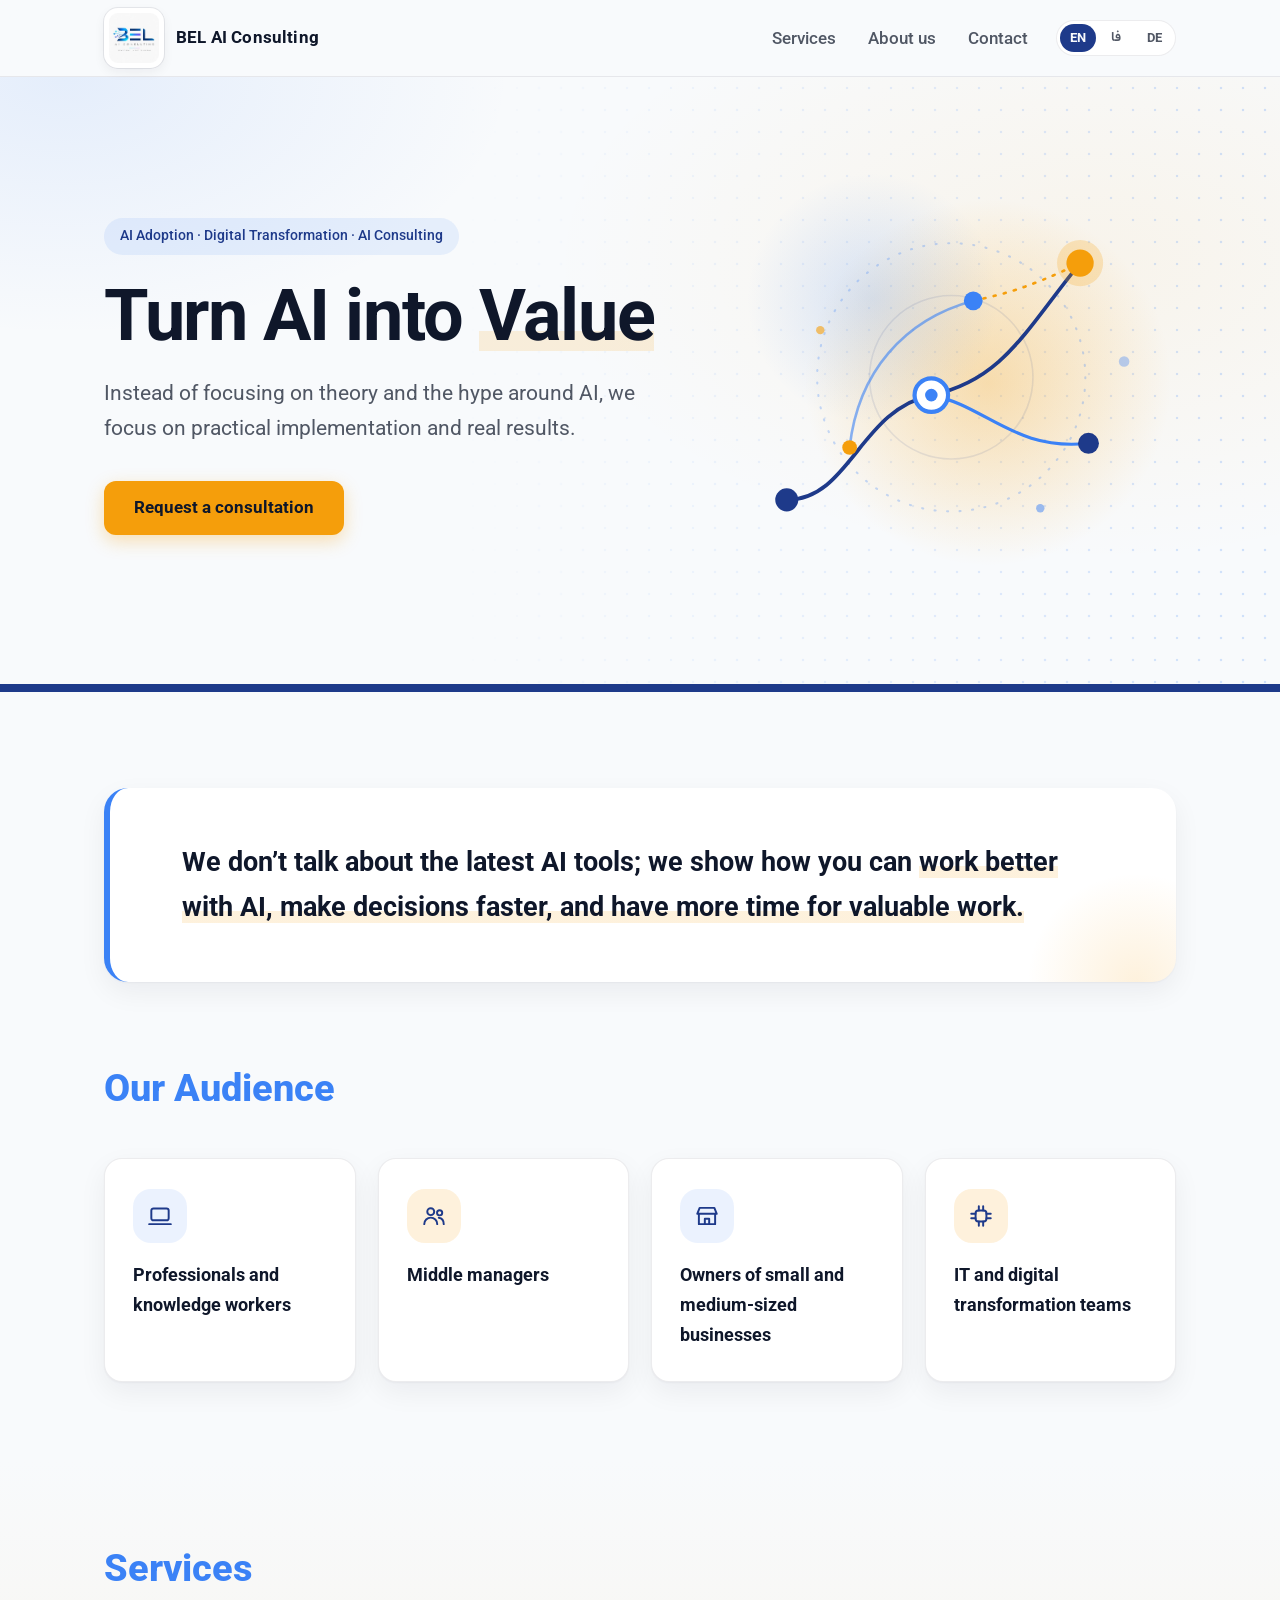
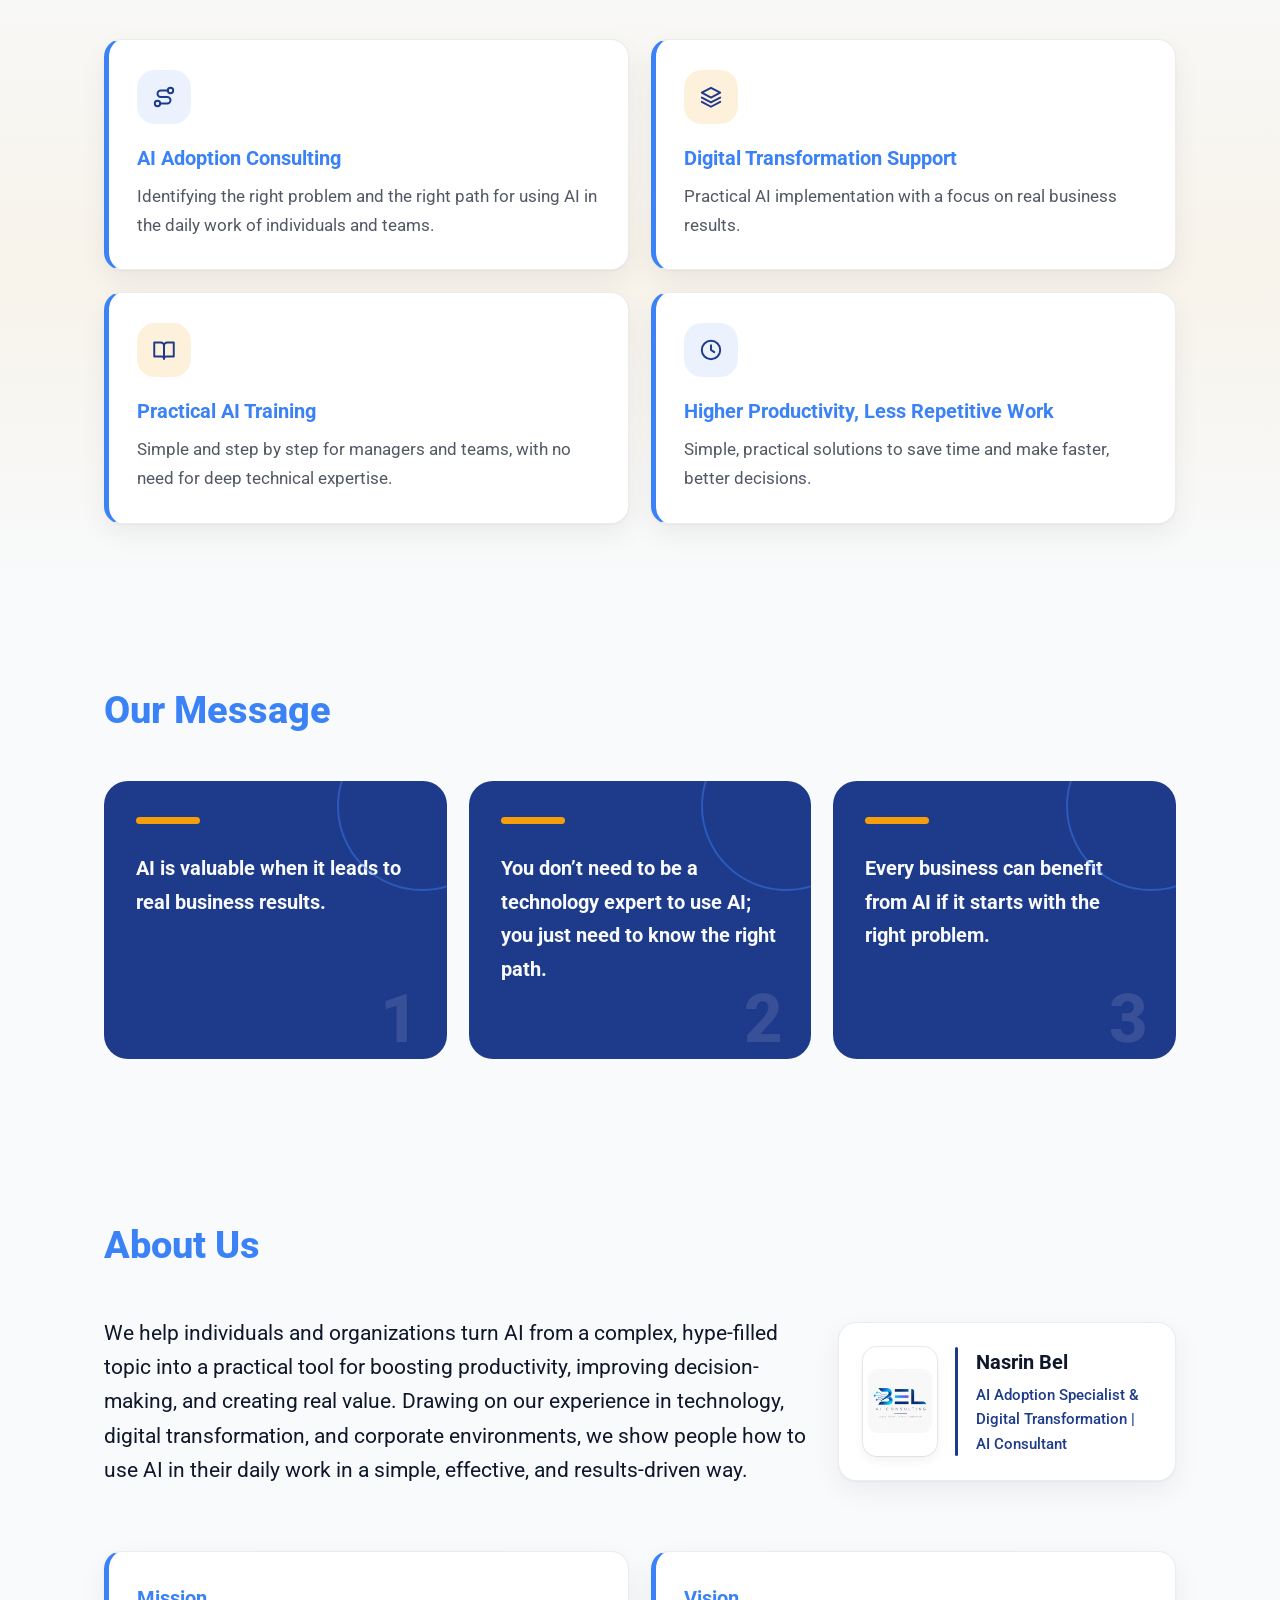
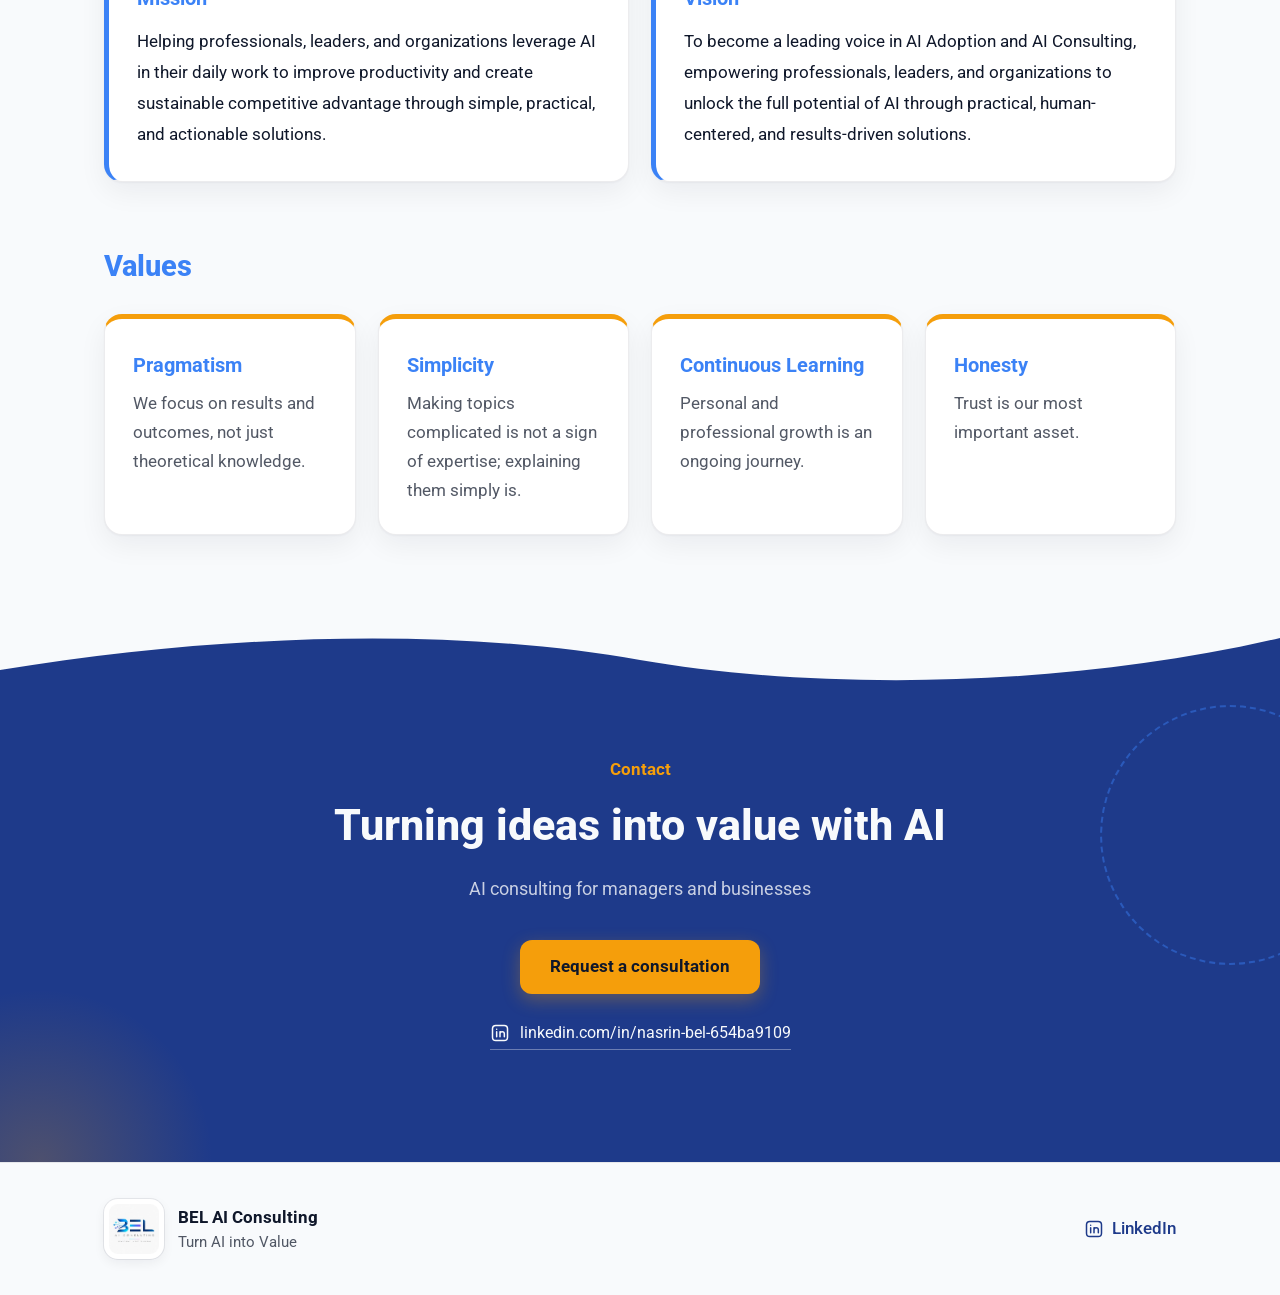
<file: v1/index.html>
<!doctype html>
<html lang="en" dir="ltr">
<head>
  <meta charset="utf-8">
  <meta name="viewport" content="width=device-width, initial-scale=1">
  <title>BEL AI Consulting | Turn AI into Value</title>
  <meta name="description" content="AI consulting for managers and businesses — BEL AI Consulting">
  <meta name="theme-color" content="#1E3A8A">
  <link rel="icon" href="../assets/logo.jpg" type="image/jpeg">
  <link rel="preconnect" href="https://fonts.googleapis.com">
  <link rel="preconnect" href="https://fonts.gstatic.com" crossorigin>
  <link rel="stylesheet" href="https://fonts.googleapis.com/css2?family=Roboto:wght@400;500;700&family=Vazirmatn:wght@400;500;700;800&display=swap">
  <link rel="stylesheet" href="styles.css">
</head>
<body>
  <!--
    Languages: English is the default and lives in this file.
    Persian (fa) and German (de) live in i18n.js, keyed by data-i18n.
  -->
  <a class="skip-link" href="#main" data-i18n="skip">Skip to content</a>

  <!-- ================= Header (brand guide p.8) ================= -->
  <header class="site-header">
    <div class="container header-inner">
      <a class="brand" href="#top" aria-label="BEL AI Consulting">
        <span class="logo-tile"><img src="../assets/logo.jpg" alt="BEL AI Consulting logo" data-i18n-attr="alt:logo.alt" width="50" height="50"></span>
        <span class="brand-name" lang="en" dir="ltr">BEL AI Consulting</span>
      </a>

      <div class="header-end">
        <nav id="site-nav" class="nav" aria-label="Main navigation" data-i18n-attr="aria-label:nav.label">
          <a href="#services" data-i18n="nav.services">Services</a>
          <a href="#about" data-i18n="nav.about">About us</a>
          <a href="#contact" data-i18n="nav.contact">Contact</a>
        </nav>

        <div class="lang-switch" role="group" aria-label="Language" data-i18n-attr="aria-label:lang.label">
          <button type="button" data-lang="en" lang="en" aria-label="English" aria-pressed="true">EN</button>
          <button type="button" data-lang="fa" lang="fa" aria-label="فارسی" aria-pressed="false">فا</button>
          <button type="button" data-lang="de" lang="de" aria-label="Deutsch" aria-pressed="false">DE</button>
        </div>

        <button class="menu-toggle" type="button" aria-label="Menu" data-i18n-attr="aria-label:menu.label" aria-expanded="false" aria-controls="site-nav">
          <svg viewBox="0 0 24 24" aria-hidden="true"><path d="M4 7h16M4 12h16M4 17h16"/></svg>
        </button>
      </div>
    </div>
  </header>

  <main id="main">

    <!-- ================= Hero (brand guide p.8) ================= -->
    <section class="hero" id="top">
      <div class="container hero-inner">
        <div class="hero-text">
          <span class="eyebrow ltr" lang="en">AI Adoption · Digital Transformation · AI Consulting</span>
          <!-- Tagline stays in English in every language (brand tagline) -->
          <h1 lang="en">Turn AI into <span class="value">Value</span></h1>
          <p class="lead" data-i18n="hero.lead">Instead of focusing on theory and the hype around AI, we focus on practical implementation and real results.</p>
          <a class="btn btn-accent" href="https://uk.linkedin.com/in/nasrin-bel-654ba9109/" target="_blank" rel="noopener" data-i18n="cta">Request a consultation</a>
        </div>

        <!-- Graphic elements per brand guide p.5: dots, circles, soft curves = connection & growth -->
        <div class="hero-art" aria-hidden="true">
          <svg viewBox="0 0 420 380" role="presentation">
            <defs>
              <radialGradient id="warmGlow" cx="50%" cy="50%" r="50%">
                <stop offset="0" stop-color="#F59E0B" stop-opacity="0.30"/>
                <stop offset="1" stop-color="#F59E0B" stop-opacity="0"/>
              </radialGradient>
              <radialGradient id="coolGlow" cx="50%" cy="50%" r="50%">
                <stop offset="0" stop-color="#3B82F6" stop-opacity="0.18"/>
                <stop offset="1" stop-color="#3B82F6" stop-opacity="0"/>
              </radialGradient>
            </defs>
            <circle cx="250" cy="200" r="175" fill="url(#warmGlow)"/>
            <circle cx="140" cy="120" r="120" fill="url(#coolGlow)"/>
            <circle cx="215" cy="195" r="128" fill="none" stroke="#3B82F6" stroke-opacity="0.28" stroke-width="2" stroke-dasharray="1 11" stroke-linecap="round"/>
            <circle cx="215" cy="195" r="78" fill="none" stroke="#1E3A8A" stroke-opacity="0.10" stroke-width="1.5"/>

            <path d="M58 312 C 118 312, 128 226, 196 212 S 286 150, 338 86" fill="none" stroke="#1E3A8A" stroke-width="3.5" stroke-linecap="round"/>
            <path d="M196 212 C 248 222, 276 266, 346 258" fill="none" stroke="#3B82F6" stroke-width="3" stroke-linecap="round"/>
            <path d="M118 262 C 126 190, 170 140, 236 122" fill="none" stroke="#3B82F6" stroke-opacity="0.6" stroke-width="2.5" stroke-linecap="round"/>
            <path d="M236 122 C 262 116, 284 112, 338 86" fill="none" stroke="#F59E0B" stroke-width="2.5" stroke-linecap="round" stroke-dasharray="2 8"/>

            <circle cx="58" cy="312" r="11" fill="#1E3A8A"/>
            <circle cx="118" cy="262" r="7" fill="#F59E0B"/>
            <circle cx="196" cy="212" r="16" fill="#FFFFFF" stroke="#3B82F6" stroke-width="4"/>
            <circle cx="196" cy="212" r="6" fill="#3B82F6"/>
            <circle cx="236" cy="122" r="9" fill="#3B82F6"/>
            <circle cx="346" cy="258" r="10" fill="#1E3A8A"/>
            <circle cx="338" cy="86" r="22" fill="#F59E0B" fill-opacity="0.22"/>
            <circle cx="338" cy="86" r="13" fill="#F59E0B"/>

            <circle cx="300" cy="320" r="4" fill="#3B82F6" fill-opacity="0.5"/>
            <circle cx="90" cy="150" r="4" fill="#F59E0B" fill-opacity="0.6"/>
            <circle cx="380" cy="180" r="5" fill="#3B82F6" fill-opacity="0.35"/>
          </svg>
        </div>
      </div>
      <div class="hero-bar"></div>
    </section>

    <!-- ================= Positioning (brand guide p.3) ================= -->
    <section class="statement" aria-label="Our positioning" data-i18n-attr="aria-label:statement.label">
      <div class="container">
        <div class="statement-card">
          <p data-i18n="statement">We don’t talk about the latest AI tools; we show how you can <mark>work better with AI, make decisions faster, and have more time for valuable work.</mark></p>
        </div>
      </div>
    </section>

    <!-- ================= Target audience (brand guide p.3) ================= -->
    <section class="section audience" id="audience">
      <div class="container">
        <div class="section-head">
          <h2><span data-i18n="audience.title">Our Audience</span><span class="en-label" lang="en">Target Audience</span></h2>
        </div>
        <div class="grid grid-4">
          <div class="card">
            <div class="icon"><svg viewBox="0 0 24 24" aria-hidden="true"><rect x="4" y="5" width="16" height="11" rx="2"/><path d="M2 19.5h20"/></svg></div>
            <p data-i18n="audience.1">Professionals and knowledge workers</p>
          </div>
          <div class="card">
            <div class="icon warm"><svg viewBox="0 0 24 24" aria-hidden="true"><circle cx="9" cy="8" r="3.2"/><path d="M3 19.5c0-3.3 2.7-6 6-6s6 2.7 6 6"/><circle cx="17.2" cy="9" r="2.4"/><path d="M16.4 13.6c2.7.4 4.6 2.8 4.6 5.9"/></svg></div>
            <p data-i18n="audience.2">Middle managers</p>
          </div>
          <div class="card">
            <div class="icon"><svg viewBox="0 0 24 24" aria-hidden="true"><path d="M4.5 10v9.5h15V10"/><path d="M3 10l2.2-5.5h13.6L21 10z"/><path d="M10 19.5v-5h4v5"/></svg></div>
            <p data-i18n="audience.3">Owners of small and medium-sized businesses</p>
          </div>
          <div class="card">
            <div class="icon warm"><svg viewBox="0 0 24 24" aria-hidden="true"><rect x="7" y="7" width="10" height="10" rx="2.5"/><path d="M10 3v4M14 3v4M10 17v4M14 17v4M3 10h4M3 14h4M17 10h4M17 14h4"/></svg></div>
            <p data-i18n="audience.4">IT and digital transformation teams</p>
          </div>
        </div>
      </div>
    </section>

    <!-- ================= Services =================
         DRAFT / پیش‌نویس موقت — these four services are not in the brand guide;
         they were built from the guide's own text (titles, USP, key messages,
         educational tone, audience needs). Replace with the real list later,
         here (English) and in i18n.js (services.* for Persian and German). -->
    <section class="section services" id="services">
      <div class="container">
        <div class="section-head">
          <h2><span data-i18n="services.title">Services</span><span class="en-label" lang="en">Services</span></h2>
        </div>
        <div class="grid grid-2">
          <article class="card card-rule">
            <div class="icon"><svg viewBox="0 0 24 24" aria-hidden="true"><circle cx="6" cy="18" r="2.5"/><circle cx="18" cy="6" r="2.5"/><path d="M8.5 18H15a3 3 0 0 0 0-6H9a3 3 0 0 1 0-6h6.5"/></svg></div>
            <h3><span data-i18n="services.1.title">AI Adoption Consulting</span><span class="en-label" lang="en">AI Adoption</span></h3>
            <p data-i18n="services.1.text">Identifying the right problem and the right path for using AI in the daily work of individuals and teams.</p>
          </article>
          <article class="card card-rule">
            <div class="icon warm"><svg viewBox="0 0 24 24" aria-hidden="true"><path d="M12 3.5 3.5 8 12 12.5 20.5 8z"/><path d="M3.5 12.5 12 17l8.5-4.5"/><path d="M3.5 16.5 12 21l8.5-4.5"/></svg></div>
            <h3><span data-i18n="services.2.title">Digital Transformation Support</span><span class="en-label" lang="en">Digital Transformation</span></h3>
            <p data-i18n="services.2.text">Practical AI implementation with a focus on real business results.</p>
          </article>
          <article class="card card-rule">
            <div class="icon warm"><svg viewBox="0 0 24 24" aria-hidden="true"><path d="M3 5h6a3 3 0 0 1 3 3v12a2 2 0 0 0-2-2H3z"/><path d="M21 5h-6a3 3 0 0 0-3 3v12a2 2 0 0 1 2-2h7z"/></svg></div>
            <h3><span data-i18n="services.3.title">Practical AI Training</span></h3>
            <p data-i18n="services.3.text">Simple and step by step for managers and teams, with no need for deep technical expertise.</p>
          </article>
          <article class="card card-rule">
            <div class="icon"><svg viewBox="0 0 24 24" aria-hidden="true"><circle cx="12" cy="12" r="8.5"/><path d="M12 7.5V12l3 2"/></svg></div>
            <h3><span data-i18n="services.4.title">Higher Productivity, Less Repetitive Work</span></h3>
            <p data-i18n="services.4.text">Simple, practical solutions to save time and make faster, better decisions.</p>
          </article>
        </div>
      </div>
    </section>

    <!-- ================= Key messages (brand guide p.7) ================= -->
    <section class="section messages" id="messages">
      <div class="container">
        <div class="section-head">
          <h2><span data-i18n="messages.title">Our Message</span><span class="en-label" lang="en">Key Messages</span></h2>
        </div>
        <div class="grid grid-3">
          <div class="msg">
            <p data-i18n="messages.1">AI is valuable when it leads to real business results.</p>
            <span class="msg-num" aria-hidden="true" data-i18n="messages.1.num">1</span>
          </div>
          <div class="msg">
            <p data-i18n="messages.2">You don’t need to be a technology expert to use AI; you just need to know the right path.</p>
            <span class="msg-num" aria-hidden="true" data-i18n="messages.2.num">2</span>
          </div>
          <div class="msg">
            <p data-i18n="messages.3">Every business can benefit from AI if it starts with the right problem.</p>
            <span class="msg-num" aria-hidden="true" data-i18n="messages.3.num">3</span>
          </div>
        </div>
      </div>
    </section>

    <!-- ================= About (brand guide p.2–3) ================= -->
    <section class="section about" id="about">
      <div class="container">
        <div class="section-head">
          <h2><span data-i18n="about.title">About Us</span><span class="en-label" lang="en">About</span></h2>
        </div>

        <div class="about-top">
          <p class="pitch" data-i18n="about.pitch">We help individuals and organizations turn AI from a complex, hype-filled topic into a practical tool for boosting productivity, improving decision-making, and creating real value. Drawing on our experience in technology, digital transformation, and corporate environments, we show people how to use AI in their daily work in a simple, effective, and results-driven way.</p>

          <!-- Person card (brand guide p.1 and p.9 email signature) -->
          <div class="person-card">
            <span class="logo-tile"><img src="../assets/logo.jpg" alt="" width="64" height="64"></span>
            <span class="divider" aria-hidden="true"></span>
            <div lang="en" dir="ltr">
              <p class="name">Nasrin Bel</p>
              <p class="role">AI Adoption Specialist &amp; Digital Transformation | AI Consultant</p>
            </div>
          </div>
        </div>

        <div class="grid grid-2 mv">
          <div class="card card-rule">
            <h3><span data-i18n="about.mission.title">Mission</span><span class="en-label" lang="en">Mission</span></h3>
            <!-- Original English text from the brand guide (also shown on the Persian page); German in i18n.js -->
            <p lang="en" dir="ltr" data-fa-lang="en" data-i18n="about.mission.text">Helping professionals, leaders, and organizations leverage AI in their daily work to improve productivity and create sustainable competitive advantage through simple, practical, and actionable solutions.</p>
          </div>
          <div class="card card-rule">
            <h3><span data-i18n="about.vision.title">Vision</span><span class="en-label" lang="en">Vision</span></h3>
            <p lang="en" dir="ltr" data-fa-lang="en" data-i18n="about.vision.text">To become a leading voice in AI Adoption and AI Consulting, empowering professionals, leaders, and organizations to unlock the full potential of AI through practical, human-centered, and results-driven solutions.</p>
          </div>
        </div>

        <h3 class="sub-head"><span data-i18n="values.title">Values</span><span class="en-label" lang="en">Values</span></h3>
        <div class="grid grid-4">
          <div class="card card-top">
            <h3 data-i18n="values.1.title">Pragmatism</h3>
            <p data-i18n="values.1.text">We focus on results and outcomes, not just theoretical knowledge.</p>
          </div>
          <div class="card card-top">
            <h3 data-i18n="values.2.title">Simplicity</h3>
            <p data-i18n="values.2.text">Making topics complicated is not a sign of expertise; explaining them simply is.</p>
          </div>
          <div class="card card-top">
            <h3 data-i18n="values.3.title">Continuous Learning</h3>
            <p data-i18n="values.3.text">Personal and professional growth is an ongoing journey.</p>
          </div>
          <div class="card card-top">
            <h3 data-i18n="values.4.title">Honesty</h3>
            <p data-i18n="values.4.text">Trust is our most important asset.</p>
          </div>
        </div>
      </div>
    </section>

    <!-- ================= Contact (text from brand guide p.8 Instagram bio) ================= -->
    <section class="contact" id="contact">
      <svg class="wave" viewBox="0 0 1440 72" preserveAspectRatio="none" aria-hidden="true">
        <path d="M0 0H1440V24C1180 78 900 74 720 46C520 14 260 18 0 56Z"/>
      </svg>
      <div class="container contact-inner">
        <span class="kicker" data-i18n="contact.kicker">Contact</span>
        <h2 data-i18n="contact.title">Turning ideas into value with AI</h2>
        <p data-i18n="contact.text">AI consulting for managers and businesses</p>
        <a class="btn btn-accent" href="https://uk.linkedin.com/in/nasrin-bel-654ba9109/" target="_blank" rel="noopener" data-i18n="cta">Request a consultation</a>
        <div class="contact-link">
          <a href="https://uk.linkedin.com/in/nasrin-bel-654ba9109/" target="_blank" rel="noopener">
            <svg viewBox="0 0 24 24" aria-hidden="true"><rect x="3" y="3" width="18" height="18" rx="4"/><path d="M8 10.5V16.5M8 7.6v.01M12 16.5v-6M12 13a2.6 2.6 0 0 1 5.2 0v3.5"/></svg>
            <span lang="en" dir="ltr">linkedin.com/in/nasrin-bel-654ba9109</span>
          </a>
        </div>
      </div>
    </section>
  </main>

  <!-- ================= Footer ================= -->
  <footer class="site-footer">
    <div class="container footer-inner">
      <div class="footer-brand">
        <span class="logo-tile"><img src="../assets/logo.jpg" alt="BEL AI Consulting logo" data-i18n-attr="alt:logo.alt" width="50" height="50"></span>
        <div lang="en" dir="ltr">
          <p class="name">BEL AI Consulting</p>
          <p class="tagline">Turn AI into Value</p>
        </div>
      </div>
      <a class="footer-link" href="https://uk.linkedin.com/in/nasrin-bel-654ba9109/" target="_blank" rel="noopener">
        <svg viewBox="0 0 24 24" aria-hidden="true"><rect x="3" y="3" width="18" height="18" rx="4"/><path d="M8 10.5V16.5M8 7.6v.01M12 16.5v-6M12 13a2.6 2.6 0 0 1 5.2 0v3.5"/></svg>
        <span lang="en">LinkedIn</span>
      </a>
    </div>
  </footer>

  <script>
    (function () {
      var toggle = document.querySelector('.menu-toggle');
      var nav = document.getElementById('site-nav');
      if (!toggle || !nav) return;
      toggle.addEventListener('click', function () {
        var open = nav.classList.toggle('open');
        toggle.setAttribute('aria-expanded', open ? 'true' : 'false');
      });
      nav.querySelectorAll('a').forEach(function (link) {
        link.addEventListener('click', function () {
          nav.classList.remove('open');
          toggle.setAttribute('aria-expanded', 'false');
        });
      });
    })();
  </script>
  <script src="i18n.js"></script>
</body>
</html>
</file>
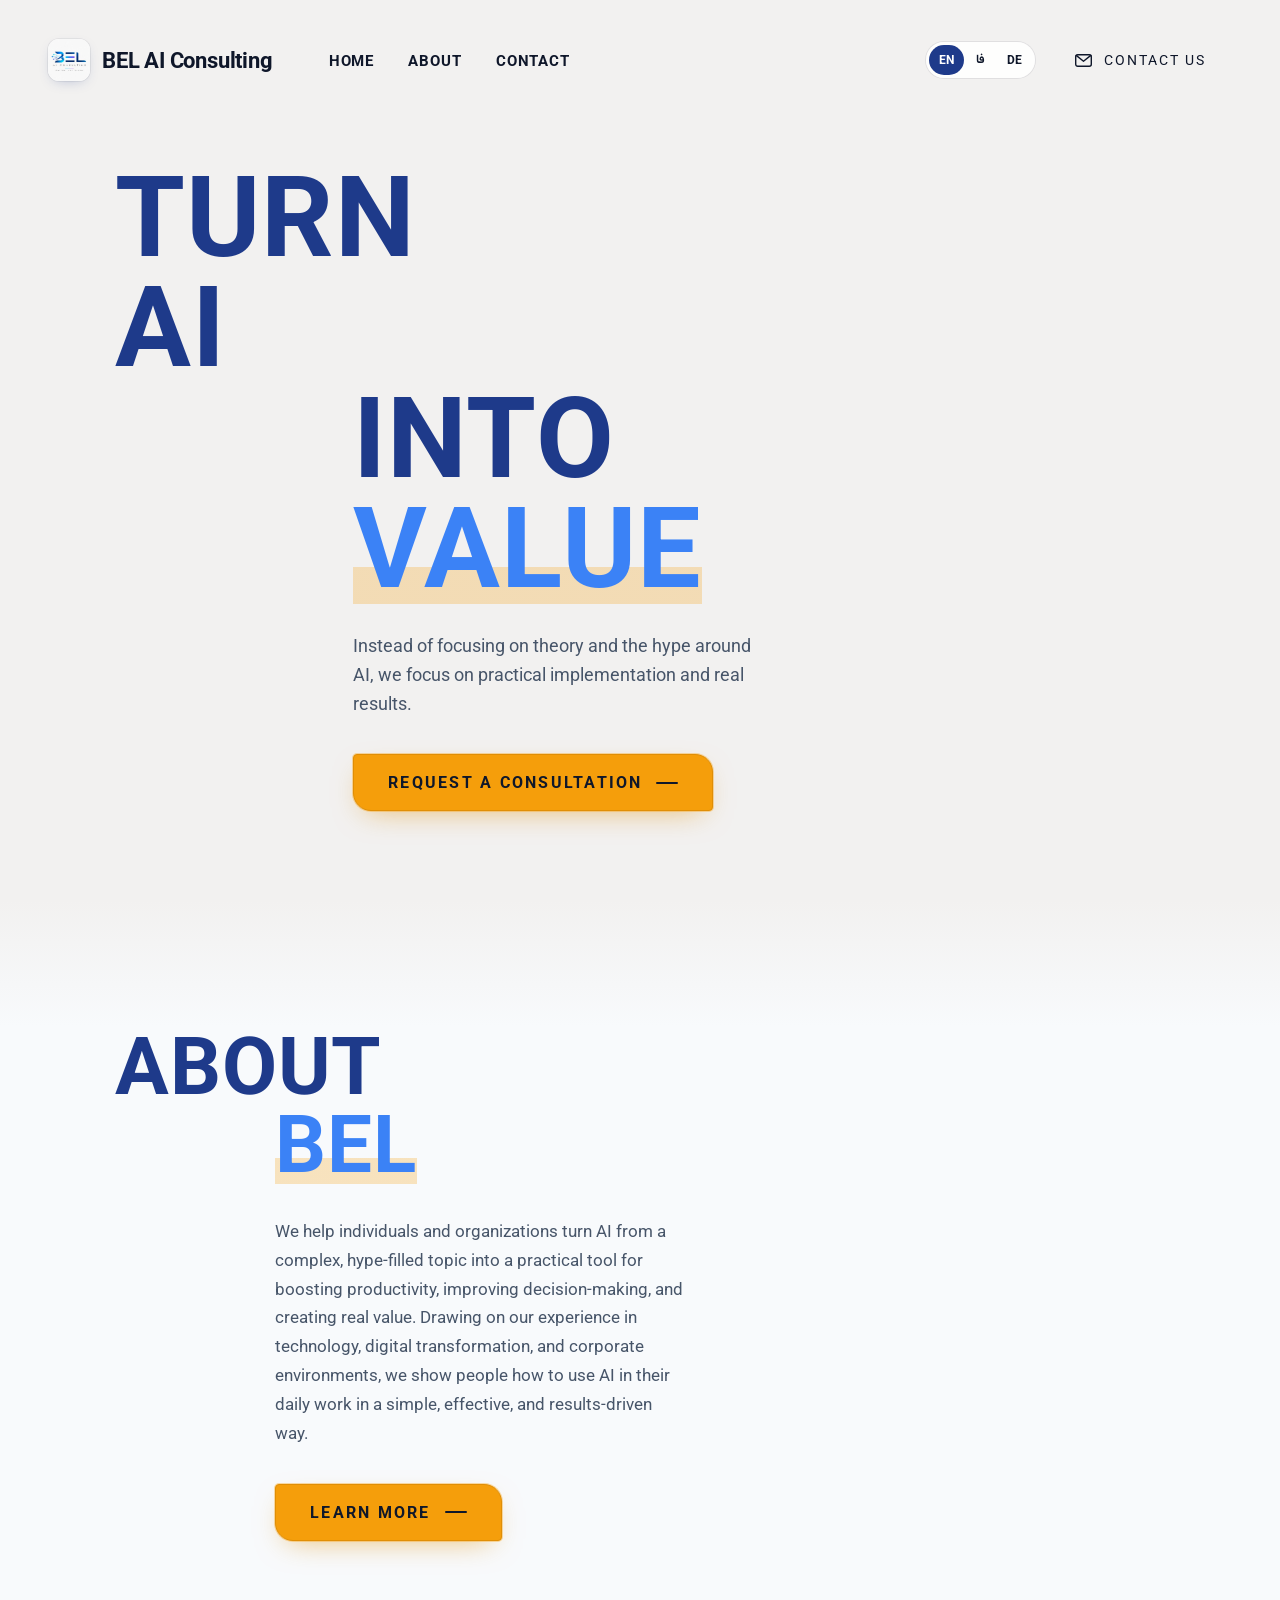
<file: v2/index.html>
<!doctype html>
<html lang="en" dir="ltr">
<head>
  <meta charset="utf-8">
  <meta name="viewport" content="width=device-width, initial-scale=1">
  <title>BEL AI Consulting | Turn AI into Value</title>
  <meta name="description" content="AI consulting for managers and businesses — BEL AI Consulting">
  <meta name="theme-color" content="#1E3A8A">
  <link rel="icon" href="../assets/logo.jpg" type="image/jpeg">
  <link rel="preconnect" href="https://fonts.googleapis.com">
  <link rel="preconnect" href="https://fonts.gstatic.com" crossorigin>
  <link rel="stylesheet" href="https://fonts.googleapis.com/css2?family=Roboto:wght@400;500;700&family=Vazirmatn:wght@400;500;700;800&display=swap">
  <style>
    /* ---------- Brand tokens (brand guide p.4–5) ---------- */
    :root {
      --primary: #1E3A8A;        /* اصلی */
      --complement: #3B82F6;     /* مکمل */
      --accent: #F59E0B;         /* تأکید */
      --accent-hover: #FBB13C;
      --accent-border: #E08E06;
      --bg: #F8FAFC;             /* پس‌زمینه */
      --text: #0F172A;           /* متن */
      --muted: #475569;
      --hero-bg: #F2F1F0;        /* matches the hero video's own background */
      --marker: rgba(245, 158, 11, 0.26);

      --font-en: 'Roboto', 'Vazirmatn', system-ui, sans-serif;
      --font-fa: 'Vazirmatn', 'Roboto', system-ui, sans-serif;

      --page-start: clamp(20px, 9vw, 118px);
      --hero-indent: min(238px, 28vw);
      --about-indent: min(160px, 18vw);
    }

    *, *::before, *::after { box-sizing: border-box; }

    html { scroll-behavior: smooth; }
    body {
      margin: 0;
      background: var(--hero-bg);
      color: var(--muted);
      font-family: var(--font-en);
      -webkit-font-smoothing: antialiased;
    }
    :lang(en), :lang(de) { font-family: var(--font-en); }
    :lang(fa) { font-family: var(--font-fa); }

    a { color: var(--text); text-decoration: none; }
    a:hover { color: var(--primary); }
    :focus-visible { outline: 3px solid var(--complement); outline-offset: 3px; }

    h1, h2 {
      margin: 0;
      color: var(--primary);
      font-weight: 700;
      text-transform: uppercase;
      letter-spacing: 0.01em;
      line-height: 0.98;
    }
    h1 > span, h2 > span { display: block; }

    /* Highlight word: brand blue with the amber marker from the current site */
    .accent {
      color: var(--complement);
      background: linear-gradient(transparent 64%, var(--marker) 64%, var(--marker) 92%, transparent 92%);
    }

    /* ---------- Shared CTA ---------- */
    /* The prompt's cut corners, softened to brand-style rounded corners (brand guide p.5) */
    .btn {
      display: inline-flex;
      align-items: center;
      gap: 14px;
      background: var(--accent);
      border: 1px solid var(--accent-border);
      border-radius: 4px 18px 4px 18px;
      color: var(--text);
      font: inherit;
      font-size: clamp(13px, 2.2vw, 16px);
      font-weight: 700;
      text-transform: uppercase;
      letter-spacing: 0.14em;
      padding: 18px 34px;
      white-space: nowrap;
      box-shadow: 0 0 0 1px rgba(245, 158, 11, 0.35), 0 10px 30px -12px rgba(224, 142, 6, 0.6);
      transition: background 0.2s ease, box-shadow 0.2s ease;
    }
    .btn:hover {
      background: var(--accent-hover);
      color: var(--text);
      box-shadow: 0 0 0 1px rgba(245, 158, 11, 0.55), 0 14px 36px -10px rgba(224, 142, 6, 0.8);
    }
    .btn::after {
      content: "";
      width: 22px;
      height: 2px;
      border-radius: 2px;
      background: var(--text);
    }

    /* ---------- Section 1: Hero ---------- */
    .hero {
      position: relative;
      min-height: 100svh;
      background: var(--hero-bg);
      overflow: hidden;
    }

    .hero-media {
      position: absolute;
      top: 0;
      inset-inline-end: -20%;
      width: 99%;
      pointer-events: none;
      isolation: isolate;
      z-index: 0;
    }
    .hero-media video,
    .about-frame video {
      display: block;
      width: 100%;
      height: auto;
      object-fit: contain;
    }
    /* Tints the video's coloured highlights in a brand colour, leaves greys alone.
       Shown only once the video has a frame; otherwise it would be a solid colour box. */
    .tint {
      display: none;
      position: absolute;
      inset: 0;
      mix-blend-mode: hue;
      pointer-events: none;
      z-index: 1;
    }
    .is-ready > .tint { display: block; }
    .tint-blue { background: var(--complement); }
    .tint-amber { background: var(--accent); }

    .hero-scrim {
      position: absolute;
      top: 0;
      bottom: 0;
      inset-inline-start: 0;
      width: 70%;
      background: linear-gradient(to right, #F2F1F0 0%, #F2F1F0 55%, rgba(242, 241, 240, 0.85) 78%, rgba(242, 241, 240, 0) 100%);
      pointer-events: none;
      z-index: 1;
    }

    .hero-content { position: relative; z-index: 2; }

    /* Navbar */
    .nav {
      position: relative;
      display: flex;
      flex-wrap: wrap;
      align-items: center;
      gap: clamp(20px, 5vw, 56px);
      padding: clamp(20px, 3vw, 38px) clamp(20px, 4vw, 48px) 0;
    }

    .brand {
      display: inline-flex;
      align-items: center;
      gap: 12px;
      color: var(--text);
    }
    .brand:hover { color: var(--text); }
    .logo-tile {
      width: 42px;
      height: 42px;
      border-radius: 11px;
      overflow: hidden;
      flex-shrink: 0;
      background: #fff;
      box-shadow: 0 0 0 1px rgba(15, 23, 42, 0.06), 0 4px 14px -6px rgba(30, 58, 138, 0.35);
    }
    .logo-tile img { display: block; width: 100%; height: 100%; object-fit: contain; }
    .brand-name {
      font-family: var(--font-en);
      font-size: clamp(18px, 2vw, 22px);
      font-weight: 700;
      letter-spacing: -0.2px;
      white-space: nowrap;
    }

    .nav-links {
      display: flex;
      gap: 34px;
      margin: 0;
      padding: 0;
      list-style: none;
    }
    .nav-links a {
      font-size: clamp(12px, 2.4vw, 15px);
      font-weight: 700;
      letter-spacing: 0.06em;
      text-transform: uppercase;
      color: var(--text);
      white-space: nowrap;
    }
    .nav-links a:hover { color: var(--primary); }

    .nav-end {
      margin-inline-start: auto;
      display: flex;
      align-items: center;
      gap: 14px;
    }

    .lang-switch {
      display: inline-flex;
      gap: 2px;
      padding: 3px;
      border-radius: 999px;
      background: rgba(255, 255, 255, 0.9);
      box-shadow: 0 0 0 1px rgba(15, 23, 42, 0.08);
    }
    .lang-switch button {
      border: none;
      background: transparent;
      color: var(--text);
      font-size: 12px;
      font-weight: 700;
      padding: 6px 10px;
      border-radius: 999px;
      cursor: pointer;
    }
    .lang-switch button:lang(en), .lang-switch button:lang(de) { font-family: var(--font-en); }
    .lang-switch button:lang(fa) { font-family: var(--font-fa); }
    .lang-switch button[aria-pressed="true"] { background: var(--primary); color: #fff; }

    .contact-btn {
      display: inline-flex;
      align-items: center;
      gap: 12px;
      color: var(--text);
      font-size: 14px;
      text-transform: uppercase;
      letter-spacing: 0.14em;
      padding: 14px 26px;
      border-radius: 4px 12px 4px 12px;
      transition: background 0.2s ease;
      white-space: nowrap;
    }
    .contact-btn:hover { color: var(--text); background: rgba(15, 23, 42, 0.06); }
    /* white only once the dark video is actually behind it */
    .video-ready .contact-btn { color: #fff; }
    .video-ready .contact-btn:hover { color: #fff; background: rgba(255, 255, 255, 0.14); }
    .contact-btn svg { display: block; flex-shrink: 0; }

    .menu-toggle {
      display: none;
      margin-inline-start: auto;
      flex-direction: column;
      gap: 5px;
      padding: 10px 6px;
      background: transparent;
      border: none;
      cursor: pointer;
    }
    .menu-toggle span {
      display: block;
      width: 22px;
      height: 2px;
      border-radius: 2px;
      background: var(--text);
    }
    .video-ready .menu-toggle span { background: #fff; }

    .mobile-menu {
      display: none;
      flex-basis: 100%;
      flex-direction: column;
      align-items: flex-start;
      gap: 18px;
      padding: 22px;
      border-radius: 16px;
      background: rgba(248, 250, 252, 0.96);
      box-shadow: 0 18px 40px -20px rgba(30, 58, 138, 0.35);
    }
    .mobile-menu ul {
      display: flex;
      flex-direction: column;
      gap: 18px;
      margin: 0;
      padding: 0;
      list-style: none;
    }
    .mobile-menu a {
      color: var(--text);
      font-weight: 700;
      letter-spacing: 0.06em;
      text-transform: uppercase;
    }

    /* Headline: "Turn AI into Value" as a staircase */
    .hero h1 {
      padding: min(clamp(40px, 8vw, 110px), 9vh) 20px 0;
      padding-inline-start: var(--page-start);
      font-size: min(clamp(44px, 9vw, 120px), 12.5vh);
    }
    .hero h1 .indent { padding-inline-start: var(--hero-indent); }

    .hero-lead {
      /* stops before the dark half of the video on medium screens */
      max-width: min(420px, calc(68vw - var(--page-start) - var(--hero-indent)));
      margin: min(28px, 3.5vh) 20px 0;
      margin-inline-start: calc(var(--page-start) + var(--hero-indent));
      font-size: clamp(15px, 1.5vw, 18px);
      line-height: 1.6;
      color: var(--muted);
    }

    .hero-cta {
      padding: min(clamp(24px, 3vw, 36px), 4vh) 20px min(clamp(36px, 6vw, 80px), 7vh);
      padding-inline-start: calc(var(--page-start) + var(--hero-indent));
    }

    /* ---------- Section 2: About ---------- */
    .about {
      display: flex;
      flex-wrap: wrap;
      align-items: center;
      gap: 40px;
      background: linear-gradient(180deg, #F2F1F0 0%, #F8FAFC 18%, #F8FAFC 100%);
      padding-block: clamp(60px, 10vw, 140px) clamp(30px, 5vw, 70px);
      padding-inline: var(--page-start) 0;
    }

    .about-text {
      flex: 1 1 420px;
      min-width: 300px;
      padding-inline-end: 20px;
    }
    .about h2 { font-size: clamp(38px, 6.5vw, 80px); }
    .about h2 .indent { padding-inline-start: var(--about-indent); }
    .about p {
      max-width: 520px;
      margin: 32px 0 0;
      margin-inline-start: var(--about-indent);
      font-size: clamp(14px, 1.6vw, 17px);
      line-height: 1.7;
      color: var(--muted);
    }
    .about .btn { margin-top: 36px; margin-inline-start: var(--about-indent); }

    .about-media {
      flex: 1 1 360px;
      min-width: 280px;
      display: flex;
      justify-content: flex-end;
    }
    .about-frame {
      position: relative;
      width: 100%;
      max-width: 644px;
      overflow: hidden;
      isolation: isolate;
      border-start-start-radius: 32px;
      border-end-start-radius: 32px;
      box-shadow: 0 28px 60px -34px rgba(30, 58, 138, 0.35);
    }
    .about-frame:not(.is-ready) { box-shadow: none; }

    /* ---------- Persian (right-to-left) ---------- */
    [dir="rtl"] .hero-media { transform: scaleX(-1); }
    [dir="rtl"] .hero-scrim {
      background: linear-gradient(to left, #F2F1F0 0%, #F2F1F0 55%, rgba(242, 241, 240, 0.85) 78%, rgba(242, 241, 240, 0) 100%);
    }
    html[lang="fa"] :is(.nav-links a, .mobile-menu a, .contact-btn, .btn, .about h2 > span:first-child) {
      letter-spacing: 0;
    }
    html[lang="fa"] .about h2 { line-height: 1.25; }
    html[lang="fa"] :is(.hero-lead, .about p) { line-height: 1.95; }

    /* ---------- Collapse the nav into a menu button ---------- */
    @media (max-width: 1000px) {
      .nav-links,
      .nav-end { display: none; }
      .menu-toggle { display: flex; }
      .nav.is-open .mobile-menu { display: flex; }
    }

    /* ---------- Mobile (≤700px) ---------- */
    @media (max-width: 700px) {
      .hero-media {
        inset-inline-end: auto;
        inset-inline-start: -12%;
        width: 119%;
      }
      .hero-scrim { display: none; }

      /* the video sits behind the nav here, so the name gets a light backing */
      .brand {
        padding: 4px;
        padding-inline-end: 14px;
        border-radius: 15px;
        background: rgba(248, 250, 252, 0.9);
        box-shadow: 0 6px 18px -10px rgba(15, 23, 42, 0.35);
      }
      .brand-name { font-size: 17px; }

      .hero h1 {
        /* starts just below the video, whatever the phone width */
        margin-top: calc(67vw + 8px);
        padding: 0 20px;
        font-size: clamp(40px, 13vw, 72px);
      }
      .hero-lead {
        max-width: none;
        margin: 24px 20px 0;
      }
      .hero-cta { padding: 26px 20px 40px; }
    }

    @media (max-width: 420px) {
      .btn { letter-spacing: 0.08em; padding: 16px 22px; gap: 12px; }
    }
  </style>
</head>
<body>
  <!--
    Layout from the frontend prompt; colours, fonts, shapes and text from the BEL brand guide.
    English is the default and lives in this file; Persian and German are in the script below.
  -->

  <!-- ================= Section 1: Hero ================= -->
  <section class="hero" id="home">
    <div class="hero-media" aria-hidden="true">
      <video data-autoplay autoplay muted loop playsinline preload="auto"
        src="https://d8j0ntlcm91z4.cloudfront.net/user_38xzZboKViGWJOttwIXH07lWA1P/hf_20260823_050407_500d0339-ab28-41c1-9688-132a74a3b5aa.mp4"></video>
      <div class="tint tint-blue"></div>
    </div>
    <div class="hero-scrim" aria-hidden="true"></div>

    <div class="hero-content">
      <nav class="nav" aria-label="Main navigation" data-i18n-attr="aria-label:nav.label">
        <a class="brand" href="#home" aria-label="BEL AI Consulting">
          <span class="logo-tile"><img src="../assets/logo.jpg" alt="BEL AI Consulting logo" data-i18n-attr="alt:logo.alt" width="42" height="42"></span>
          <span class="brand-name" lang="en" dir="ltr">BEL AI Consulting</span>
        </a>

        <ul class="nav-links">
          <li><a href="#home" data-i18n="nav.home">Home</a></li>
          <li><a href="#about" data-i18n="nav.about">About</a></li>
          <li><a href="https://uk.linkedin.com/in/nasrin-bel-654ba9109/" target="_blank" rel="noopener" data-i18n="nav.contact">Contact</a></li>
        </ul>

        <div class="nav-end">
          <div class="lang-switch" role="group" aria-label="Language" data-i18n-attr="aria-label:lang.label">
            <button type="button" data-lang="en" lang="en" aria-label="English" aria-pressed="true">EN</button>
            <button type="button" data-lang="fa" lang="fa" aria-label="فارسی" aria-pressed="false">فا</button>
            <button type="button" data-lang="de" lang="de" aria-label="Deutsch" aria-pressed="false">DE</button>
          </div>
          <a class="contact-btn" href="https://uk.linkedin.com/in/nasrin-bel-654ba9109/" target="_blank" rel="noopener">
            <svg width="17" height="13" viewBox="0 0 17 13" fill="none" aria-hidden="true">
              <rect x="0.7" y="0.7" width="15.6" height="11.6" rx="2" stroke="currentColor" stroke-width="1.4"/>
              <path d="M1.2 1.4L8.5 7.2L15.8 1.4" stroke="currentColor" stroke-width="1.4" stroke-linecap="round" stroke-linejoin="round"/>
            </svg>
            <span data-i18n="contact.btn">Contact us</span>
          </a>
        </div>

        <button class="menu-toggle" type="button" aria-label="Menu" data-i18n-attr="aria-label:menu.label" aria-expanded="false" aria-controls="mobile-menu">
          <span></span><span></span><span></span>
        </button>

        <div class="mobile-menu" id="mobile-menu">
          <ul>
            <li><a href="#home" data-i18n="nav.home">Home</a></li>
            <li><a href="#about" data-i18n="nav.about">About</a></li>
            <li><a href="https://uk.linkedin.com/in/nasrin-bel-654ba9109/" target="_blank" rel="noopener" data-i18n="nav.contact">Contact</a></li>
          </ul>
          <div class="lang-switch" role="group" aria-label="Language" data-i18n-attr="aria-label:lang.label">
            <button type="button" data-lang="en" lang="en" aria-label="English" aria-pressed="true">EN</button>
            <button type="button" data-lang="fa" lang="fa" aria-label="فارسی" aria-pressed="false">فا</button>
            <button type="button" data-lang="de" lang="de" aria-label="Deutsch" aria-pressed="false">DE</button>
          </div>
        </div>
      </nav>

      <!-- Brand tagline stays in English in every language (brand guide p.6) -->
      <h1 lang="en">
        <span>Turn</span>
        <span>AI</span>
        <span class="indent">Into</span>
        <span class="indent"><span class="accent">Value</span></span>
      </h1>

      <p class="hero-lead" data-i18n="hero.lead">Instead of focusing on theory and the hype around AI, we focus on practical implementation and real results.</p>

      <div class="hero-cta">
        <a class="btn" href="https://uk.linkedin.com/in/nasrin-bel-654ba9109/" target="_blank" rel="noopener" data-i18n="cta">Request a consultation</a>
      </div>
    </div>
  </section>

  <!-- ================= Section 2: About ================= -->
  <section class="about" id="about">
    <div class="about-text">
      <h2>
        <span data-i18n="about.title">About</span>
        <span class="indent"><span class="accent" lang="en">BEL</span></span>
      </h2>
      <p data-i18n="about.pitch">We help individuals and organizations turn AI from a complex, hype-filled topic into a practical tool for boosting productivity, improving decision-making, and creating real value. Drawing on our experience in technology, digital transformation, and corporate environments, we show people how to use AI in their daily work in a simple, effective, and results-driven way.</p>
      <a class="btn" href="https://uk.linkedin.com/in/nasrin-bel-654ba9109/" target="_blank" rel="noopener" data-i18n="learn">Learn more</a>
    </div>

    <div class="about-media">
      <div class="about-frame">
        <video data-autoplay autoplay muted loop playsinline preload="auto" aria-hidden="true"
          src="https://d8j0ntlcm91z4.cloudfront.net/user_38xzZboKViGWJOttwIXH07lWA1P/hf_20260823_063501_2e2c8971-de1e-473a-8611-a0c9ae7ee186.mp4"></video>
        <div class="tint tint-amber" aria-hidden="true"></div>
      </div>
    </div>
  </section>

  <script>
    /* ---------- Mobile menu ---------- */
    (function () {
      var nav = document.querySelector('.nav');
      var toggle = document.querySelector('.menu-toggle');
      function close() {
        nav.classList.remove('is-open');
        toggle.setAttribute('aria-expanded', 'false');
      }
      toggle.addEventListener('click', function () {
        var open = nav.classList.toggle('is-open');
        toggle.setAttribute('aria-expanded', String(open));
      });
      document.querySelectorAll('.mobile-menu a').forEach(function (a) { a.addEventListener('click', close); });
    })();

    /* ---------- Video autoplay: always muted, retry every second and on first tap ---------- */
    (function () {
      var videos = document.querySelectorAll('video[data-autoplay]');
      // Turn the tint on only once a frame can be shown
      videos.forEach(function (video) {
        function ready() {
          video.parentElement.classList.add('is-ready');
          var hero = video.closest('.hero');
          if (hero) hero.classList.add('video-ready');
        }
        if (video.readyState >= 2) ready();
        video.addEventListener('loadeddata', ready);
      });
      function tryPlay() {
        videos.forEach(function (video) {
          video.muted = true;
          if (video.paused) {
            var attempt = video.play();
            if (attempt && attempt.catch) attempt.catch(function () {});
          }
        });
      }
      tryPlay();
      setInterval(tryPlay, 1000);
      function kick() {
        tryPlay();
        document.removeEventListener('click', kick);
        document.removeEventListener('touchstart', kick);
      }
      document.addEventListener('click', kick);
      document.addEventListener('touchstart', kick, { passive: true });
    })();

    /* ---------- Languages: en (default, in the HTML above) / fa / de ----------
       Persian and German text is reused from the current site (i18n.js).
       The language choice is shared with the current site. */
    (function () {
      var DEFAULT_LANG = 'en';
      var LANGS = ['en', 'fa', 'de'];
      var DIR = { en: 'ltr', fa: 'rtl', de: 'ltr' };
      var STORAGE_KEY = 'bel-site-lang';
      // LinkedIn guest pages in the matching language: uk = English, de = German, ir = Persian
      var LINKEDIN_HOST = { en: 'uk.linkedin.com', de: 'de.linkedin.com', fa: 'ir.linkedin.com' };

      var T = {
        fa: {
          'meta.description': 'مشاوره هوش مصنوعی برای مدیران و کسب‌وکارها — BEL AI Consulting',
          'logo.alt': 'لوگوی BEL AI Consulting',
          'nav.label': 'منوی اصلی',
          'menu.label': 'منو',
          'lang.label': 'زبان',
          'nav.home': 'خانه',
          'nav.about': 'درباره‌ی ما',
          'nav.contact': 'تماس',
          'contact.btn': 'تماس با ما',
          'hero.lead': 'به جای تمرکز بر تئوری و هیاهوی پیرامون AI، روی پیاده‌سازی عملی و نتایج واقعی تمرکز می‌کنیم.',
          'cta': 'درخواست مشاوره',
          'about.title': 'درباره‌ی',
          'about.pitch': 'به افراد و سازمان‌ها کمک می‌کنیم هوش مصنوعی را از یک موضوع پیچیده و پر از هیاهو به ابزاری عملی برای افزایش بهره‌وری، بهبود تصمیم‌گیری و خلق ارزش واقعی تبدیل کنند. با تکیه بر تجربه‌مان در فناوری، تحول دیجیتال و محیط‌های سازمانی، به افراد نشان می‌دهیم چگونه از AI در کار روزمره خود به شکلی ساده، مؤثر و نتیجه‌محور استفاده کنند.',
          'learn': 'بیشتر بدانید'
        },
        de: {
          'meta.description': 'KI-Beratung für Führungskräfte und Unternehmen — BEL AI Consulting',
          'logo.alt': 'Logo von BEL AI Consulting',
          'nav.label': 'Hauptnavigation',
          'menu.label': 'Menü',
          'lang.label': 'Sprache',
          'nav.home': 'Start',
          'nav.about': 'Über uns',
          'nav.contact': 'Kontakt',
          'contact.btn': 'Kontakt',
          'hero.lead': 'Statt uns auf Theorie und den Hype rund um KI zu konzentrieren, setzen wir auf praktische Umsetzung und echte Ergebnisse.',
          'cta': 'Beratung anfragen',
          'about.title': 'Über',
          'about.pitch': 'Wir helfen Menschen und Organisationen, KI von einem komplexen, von Hype geprägten Thema in ein praktisches Werkzeug zu verwandeln – für mehr Produktivität, bessere Entscheidungen und echten Mehrwert. Gestützt auf unsere Erfahrung in Technologie, digitaler Transformation und Unternehmensumfeldern zeigen wir, wie man KI einfach, wirksam und ergebnisorientiert im Arbeitsalltag einsetzt.',
          'learn': 'Mehr erfahren'
        }
      };

      var root = document.documentElement;
      var metaDesc = document.querySelector('meta[name="description"]');
      var textEls = Array.prototype.slice.call(document.querySelectorAll('[data-i18n]'));
      var attrEls = Array.prototype.slice.call(document.querySelectorAll('[data-i18n-attr]'));
      var buttons = Array.prototype.slice.call(document.querySelectorAll('.lang-switch [data-lang]'));
      var linkedinLinks = Array.prototype.slice.call(document.querySelectorAll('a[href*="linkedin.com/in/"]'));

      function parseAttrMap(el) {
        return el.getAttribute('data-i18n-attr').split(';').map(function (part) {
          var bits = part.split(':');
          return { attr: bits[0].trim(), key: (bits[1] || '').trim() };
        });
      }

      // English defaults come from the page itself
      var base = { 'meta.description': metaDesc ? metaDesc.content : '' };
      textEls.forEach(function (el) { base[el.getAttribute('data-i18n')] = el.innerHTML; });
      attrEls.forEach(function (el) {
        parseAttrMap(el).forEach(function (pair) { base[pair.key] = el.getAttribute(pair.attr); });
      });

      function lookup(lang, key) {
        var dict = T[lang];
        if (dict && Object.prototype.hasOwnProperty.call(dict, key)) return dict[key];
        return base[key];
      }

      function apply(lang) {
        if (LANGS.indexOf(lang) === -1) lang = DEFAULT_LANG;
        root.lang = lang;
        root.dir = DIR[lang];
        if (metaDesc) metaDesc.content = lookup(lang, 'meta.description');
        textEls.forEach(function (el) { el.innerHTML = lookup(lang, el.getAttribute('data-i18n')); });
        attrEls.forEach(function (el) {
          parseAttrMap(el).forEach(function (pair) { el.setAttribute(pair.attr, lookup(lang, pair.key)); });
        });
        buttons.forEach(function (btn) {
          btn.setAttribute('aria-pressed', btn.getAttribute('data-lang') === lang ? 'true' : 'false');
        });
        linkedinLinks.forEach(function (a) {
          try {
            var url = new URL(a.href);
            url.hostname = LINKEDIN_HOST[lang] || LINKEDIN_HOST[DEFAULT_LANG];
            a.href = url.toString();
          } catch (e) { /* leave link as is */ }
        });
      }

      function save(lang) {
        try { localStorage.setItem(STORAGE_KEY, lang); } catch (e) { /* storage unavailable */ }
        try {
          var url = new URL(window.location.href);
          if (lang === DEFAULT_LANG) url.searchParams.delete('lang'); else url.searchParams.set('lang', lang);
          history.replaceState(null, '', url.toString());
        } catch (e) { /* ignore */ }
      }

      function initialLang() {
        try {
          var fromUrl = new URLSearchParams(window.location.search).get('lang');
          if (fromUrl && LANGS.indexOf(fromUrl) !== -1) return fromUrl;
        } catch (e) { /* ignore */ }
        try {
          var stored = localStorage.getItem(STORAGE_KEY);
          if (stored && LANGS.indexOf(stored) !== -1) return stored;
        } catch (e) { /* ignore */ }
        return DEFAULT_LANG;
      }

      buttons.forEach(function (btn) {
        btn.addEventListener('click', function () {
          var lang = btn.getAttribute('data-lang');
          apply(lang);
          save(lang);
        });
      });

      var start = initialLang();
      if (start !== DEFAULT_LANG) apply(start);
    })();
  </script>
</body>
</html>
</file>
<file: v1/styles.css>
/* =========================================================
   BEL AI Consulting — styles
   Colors and fonts come only from the brand guide (brand-guide (1).pdf)
   ========================================================= */

:root {
  /* Brand palette (brand guide, page 4) */
  --primary: #1E3A8A;   /* اصلی */
  --secondary: #3B82F6; /* مکمل */
  --accent: #F59E0B;    /* تأکید */
  --bg: #F8FAFC;        /* پس‌زمینه */
  --text: #0F172A;      /* متن */

  /* Derived only from the palette above (transparency) */
  --surface: #FFFFFF;
  --muted: rgba(15, 23, 42, 0.72);
  --line: rgba(15, 23, 42, 0.08);
  --accent-soft: rgba(245, 158, 11, 0.14);
  --accent-faint: rgba(245, 158, 11, 0.07);
  --secondary-soft: rgba(59, 130, 246, 0.10);
  --on-primary: var(--bg);
  --on-primary-muted: rgba(248, 250, 252, 0.78);

  --radius-lg: 24px;
  --radius: 18px;
  --radius-sm: 12px;
  --shadow: 0 1px 2px rgba(15, 23, 42, 0.04), 0 10px 28px rgba(15, 23, 42, 0.06);
  --shadow-hover: 0 2px 4px rgba(15, 23, 42, 0.05), 0 16px 36px rgba(15, 23, 42, 0.09);
  --container: 1120px;
  --header-h: 76px;

  /* Typography (brand guide, page 5) */
  --font-fa: "Vazirmatn", system-ui, sans-serif;
  --font-en: "Roboto", system-ui, sans-serif;
}

*,
*::before,
*::after { box-sizing: border-box; }

html {
  scroll-behavior: smooth;
  -webkit-text-size-adjust: 100%;
}

body {
  margin: 0;
  background: var(--bg);
  color: var(--text);
  font-family: var(--font-fa);
  font-size: 17px;
  line-height: 1.9;
  overflow-x: hidden;
  -webkit-font-smoothing: antialiased;
}

:lang(en),
:lang(de) { font-family: var(--font-en); }

/* Latin languages need tighter line spacing than Persian */
html[dir="ltr"] body { line-height: 1.7; }

img { max-width: 100%; display: block; }
a { color: var(--primary); }
h1, h2, h3, p { margin: 0; }

.container {
  width: 100%;
  max-width: var(--container);
  margin-inline: auto;
  padding-inline: 24px;
}

section[id] { scroll-margin-top: calc(var(--header-h) + 12px); }

:focus-visible {
  outline: 3px solid var(--secondary);
  outline-offset: 3px;
  border-radius: 8px;
}

.skip-link {
  position: absolute;
  inset-inline-start: 16px;
  top: -80px;
  z-index: 100;
  background: var(--primary);
  color: var(--on-primary);
  padding: 10px 18px;
  border-radius: var(--radius-sm);
  text-decoration: none;
  transition: top .2s ease;
}
.skip-link:focus { top: 12px; }

.ltr { direction: ltr; unicode-bidi: isolate; }

/* ---------- Logo (brand rules: clear space, fixed ratio, no recoloring) ---------- */
.logo-tile {
  display: inline-grid;
  place-items: center;
  background: var(--surface);
  border-radius: 14px;
  padding: 5px;
  box-shadow: 0 0 0 1px var(--line), 0 4px 12px rgba(15, 23, 42, 0.06);
  flex-shrink: 0;
}
.logo-tile img {
  width: 50px;
  height: 50px;
  object-fit: contain;
  border-radius: 9px;
}

/* ---------- Buttons ---------- */
.btn {
  display: inline-flex;
  align-items: center;
  justify-content: center;
  gap: 10px;
  font: inherit;
  font-weight: 700;
  line-height: 1.4;
  text-decoration: none;
  border: 0;
  border-radius: var(--radius-sm);
  padding: 15px 30px;
  cursor: pointer;
  transition: transform .18s ease, box-shadow .18s ease, background-color .18s ease;
}
.btn svg { width: 20px; height: 20px; }
.btn-accent {
  background: var(--accent);
  color: var(--text);
  box-shadow: 0 6px 18px rgba(245, 158, 11, 0.30);
}
.btn-accent:hover {
  transform: translateY(-2px);
  box-shadow: 0 12px 26px rgba(245, 158, 11, 0.36);
}

/* ---------- Header ---------- */
.site-header {
  position: sticky;
  top: 0;
  z-index: 50;
  background: rgba(248, 250, 252, 0.9);
  backdrop-filter: saturate(1.4) blur(12px);
  -webkit-backdrop-filter: saturate(1.4) blur(12px);
  border-bottom: 1px solid var(--line);
}
.header-inner {
  position: relative;
  display: flex;
  align-items: center;
  justify-content: space-between;
  gap: 16px;
  min-height: var(--header-h);
}
.brand {
  display: flex;
  align-items: center;
  gap: 12px;
  color: var(--text);
  text-decoration: none;
}
.brand-name {
  font-weight: 700;
  font-size: 1.08rem;
  letter-spacing: 0.01em;
  white-space: nowrap;
}
.header-end {
  display: flex;
  align-items: center;
  gap: 28px;
}
.nav {
  display: flex;
  align-items: center;
  gap: 32px;
}

/* ---------- Language switch ---------- */
.lang-switch {
  display: inline-flex;
  align-items: center;
  gap: 2px;
  padding: 3px;
  background: var(--surface);
  border: 1px solid var(--line);
  border-radius: 999px;
}
.lang-switch button {
  font: inherit;
  font-size: 0.82rem;
  font-weight: 700;
  line-height: 1.4;
  min-width: 36px;
  padding: 5px 10px;
  border: 0;
  border-radius: 999px;
  background: transparent;
  color: var(--muted);
  cursor: pointer;
  transition: background-color .15s ease, color .15s ease;
}
.lang-switch button:lang(en),
.lang-switch button:lang(de) { font-family: var(--font-en); }
.lang-switch button:lang(fa) { font-family: var(--font-fa); }
.lang-switch button:hover { color: var(--primary); }
.lang-switch button[aria-pressed="true"] {
  background: var(--primary);
  color: var(--on-primary);
}
.nav a {
  color: var(--muted);
  text-decoration: none;
  font-weight: 500;
  transition: color .15s ease;
}
.nav a:hover { color: var(--primary); }

.menu-toggle {
  display: none;
  align-items: center;
  justify-content: center;
  width: 44px;
  height: 44px;
  border-radius: var(--radius-sm);
  border: 1px solid var(--line);
  background: var(--surface);
  color: var(--primary);
  cursor: pointer;
}
.menu-toggle svg {
  width: 22px;
  height: 22px;
  fill: none;
  stroke: currentColor;
  stroke-width: 2;
  stroke-linecap: round;
}

/* ---------- Hero (brand guide, page 8: website header) ---------- */
.hero {
  position: relative;
  overflow: hidden;
  background:
    radial-gradient(60% 70% at 15% 30%, var(--accent-faint), transparent 70%),
    radial-gradient(50% 60% at 95% 0%, var(--secondary-soft), transparent 70%),
    var(--bg);
}
.hero::before {
  /* dot pattern — "connection and growth" */
  content: "";
  position: absolute;
  inset: 0;
  background-image: radial-gradient(rgba(59, 130, 246, 0.22) 1.4px, transparent 1.6px);
  background-size: 22px 22px;
  -webkit-mask-image: linear-gradient(to left, transparent 35%, #000 100%);
  mask-image: linear-gradient(to left, transparent 35%, #000 100%);
  pointer-events: none;
}
/* Mirror the hero background for left-to-right languages */
html[dir="ltr"] .hero {
  background:
    radial-gradient(60% 70% at 85% 30%, var(--accent-faint), transparent 70%),
    radial-gradient(50% 60% at 5% 0%, var(--secondary-soft), transparent 70%),
    var(--bg);
}
html[dir="ltr"] .hero::before {
  -webkit-mask-image: linear-gradient(to right, transparent 35%, #000 100%);
  mask-image: linear-gradient(to right, transparent 35%, #000 100%);
}
.hero-inner {
  position: relative;
  display: grid;
  grid-template-columns: 1.1fr 0.9fr;
  align-items: center;
  gap: 48px;
  padding-block: 96px 104px;
}
.eyebrow {
  display: inline-block;
  font-size: 0.9rem;
  font-weight: 500;
  color: var(--primary);
  background: var(--secondary-soft);
  padding: 6px 16px;
  border-radius: 999px;
}
.hero h1 {
  font-size: clamp(2.6rem, 6.2vw, 4.5rem);
  line-height: 1.08;
  font-weight: 700;
  letter-spacing: -0.02em;
  margin: 22px 0 22px;
  text-align: start;
}
.hero h1 .value {
  background: linear-gradient(transparent 68%, var(--accent-soft) 68%, var(--accent-soft) 92%, transparent 92%);
}
.hero .lead {
  font-size: clamp(1.1rem, 2vw, 1.3rem);
  line-height: 2;
  color: var(--muted);
  max-width: 34em;
  margin-bottom: 36px;
}
.hero-art {
  width: 100%;
  max-width: 440px;
  justify-self: center;
}
.hero-art svg { width: 100%; height: auto; overflow: visible; }
.hero-bar { height: 8px; background: var(--primary); }

/* ---------- Generic sections ---------- */
.section { padding-block: 80px; }
.section-head { margin-bottom: 44px; max-width: 680px; }
.section-head h2,
.sub-head {
  font-size: clamp(1.75rem, 3.4vw, 2.35rem);
  font-weight: 800;
  line-height: 1.4;
  color: var(--secondary);
}
.sub-head { font-size: clamp(1.4rem, 2.6vw, 1.8rem); margin-bottom: 28px; }
.en-label {
  font-family: var(--font-en);
  font-size: 0.48em;
  font-weight: 500;
  color: var(--muted);
  margin-inline-start: 10px;
  letter-spacing: 0.01em;
}
/* The small English labels only make sense next to Persian headings */
html:not([lang="fa"]) .en-label { display: none !important; }
.section-head p {
  margin-top: 12px;
  color: var(--muted);
  font-size: 1.08rem;
}

.grid { display: grid; gap: 22px; }
.grid-4 { grid-template-columns: repeat(4, 1fr); }
.grid-3 { grid-template-columns: repeat(3, 1fr); }
.grid-2 { grid-template-columns: repeat(2, 1fr); }

.card {
  background: var(--surface);
  border-radius: var(--radius);
  padding: 30px 28px;
  box-shadow: var(--shadow);
  border: 1px solid var(--line);
  transition: transform .2s ease, box-shadow .2s ease;
}
.card:hover { transform: translateY(-3px); box-shadow: var(--shadow-hover); }
.card h3 {
  font-size: 1.25rem;
  font-weight: 700;
  line-height: 1.6;
  color: var(--secondary);
}
.card p { color: var(--muted); margin-top: 8px; }

/* brand-guide style: blue rule on the start (right) side */
.card-rule { border-inline-start: 5px solid var(--secondary); }
/* brand-guide style: amber rule on top */
.card-top { border-top: 5px solid var(--accent); }

.icon {
  width: 54px;
  height: 54px;
  border-radius: 18px;
  display: grid;
  place-items: center;
  background: var(--secondary-soft);
  color: var(--primary);
  margin-bottom: 18px;
}
.icon.warm { background: var(--accent-soft); }
.icon svg {
  width: 26px;
  height: 26px;
  fill: none;
  stroke: currentColor;
  stroke-width: 1.8;
  stroke-linecap: round;
  stroke-linejoin: round;
}

/* ---------- Positioning statement ---------- */
.statement { padding-block: 96px 0; }
.statement-card {
  position: relative;
  overflow: hidden;
  background: var(--surface);
  border-radius: var(--radius-lg);
  border-inline-start: 6px solid var(--secondary);
  box-shadow: var(--shadow);
  padding: 52px clamp(24px, 6vw, 72px);
}
.statement-card::after {
  content: "";
  position: absolute;
  width: 220px;
  height: 220px;
  border-radius: 50%;
  inset-inline-end: -70px;
  bottom: -110px;
  background: radial-gradient(circle, var(--accent-soft), transparent 70%);
  pointer-events: none;
}
.statement-card p {
  position: relative;
  font-size: clamp(1.25rem, 2.6vw, 1.7rem);
  font-weight: 700;
  line-height: 1.9;
}
.statement-card mark {
  background: linear-gradient(transparent 62%, var(--accent-soft) 62%);
  color: inherit;
}

/* ---------- Audience ---------- */
.audience .card { text-align: start; }
.audience .card p {
  color: var(--text);
  font-weight: 700;
  font-size: 1.1rem;
  line-height: 1.7;
  margin-top: 0;
}

/* ---------- Services ---------- */
.services {
  background: linear-gradient(180deg, var(--bg) 0%, var(--accent-faint) 55%, var(--bg) 100%);
}
.services .card h3 .en-label { display: block; margin: 2px 0 0; font-size: 0.78rem; }

/* ---------- Key messages (brand guide, page 8: Instagram post style) ---------- */
.msg {
  position: relative;
  overflow: hidden;
  background: var(--primary);
  color: var(--on-primary);
  border-radius: var(--radius-lg);
  padding: 36px 32px 72px;
  min-height: 100%;
}
.msg::before {
  content: "";
  display: block;
  width: 64px;
  height: 7px;
  border-radius: 999px;
  background: var(--accent);
  margin-bottom: 28px;
}
.msg::after {
  content: "";
  position: absolute;
  width: 170px;
  height: 170px;
  border-radius: 50%;
  border: 2px solid rgba(59, 130, 246, 0.45);
  inset-inline-end: -60px;
  top: -60px;
}
.msg p {
  position: relative;
  font-size: 1.28rem;
  font-weight: 700;
  line-height: 1.95;
}
.msg-num {
  position: absolute;
  inset-inline-end: 28px;
  bottom: 6px;
  font-size: 4.2rem;
  font-weight: 800;
  line-height: 1;
  color: rgba(248, 250, 252, 0.12);
}

/* ---------- About ---------- */
.about-top {
  display: grid;
  grid-template-columns: 1.35fr 0.65fr;
  gap: 32px;
  align-items: center;
  margin-bottom: 64px;
}
.pitch {
  font-size: clamp(1.1rem, 1.9vw, 1.3rem);
  line-height: 2.05;
}
.person-card {
  display: flex;
  gap: 18px;
  align-items: stretch;
  background: var(--surface);
  border: 1px solid var(--line);
  border-radius: var(--radius);
  box-shadow: var(--shadow);
  padding: 24px;
}
.person-card .divider {
  width: 3px;
  border-radius: 3px;
  background: var(--primary);
  flex-shrink: 0;
}
.person-card .name {
  font-size: 1.25rem;
  font-weight: 700;
  line-height: 1.5;
}
.person-card .role {
  color: var(--primary);
  font-weight: 500;
  font-size: 0.95rem;
  line-height: 1.6;
  margin-top: 6px;
}
.person-card .logo-tile img { width: 64px; height: 64px; }

.mv { margin-bottom: 64px; }
.mv .card h3 .en-label { font-size: 0.72rem; }
.mv .card p {
  margin-top: 12px;
  color: var(--text);
  font-size: 1.05rem;
  line-height: 1.85;
}
/* On the Persian page the English Mission/Vision align right, as in the brand guide */
html[dir="rtl"] .mv .card p { text-align: right; }

html[dir="ltr"] .statement-card p,
html[dir="ltr"] .msg p,
html[dir="ltr"] .pitch,
html[dir="ltr"] .hero .lead { line-height: 1.65; }

/* ---------- Contact ---------- */
.contact {
  position: relative;
  overflow: hidden;
  background: var(--primary);
  color: var(--on-primary);
  padding-block: 140px 112px;
  text-align: center;
}
.contact .wave {
  position: absolute;
  top: -1px;
  inset-inline: 0;
  width: 100%;
  height: 72px;
}
.contact .wave path { fill: var(--bg); }
.contact::before,
.contact::after {
  content: "";
  position: absolute;
  border-radius: 50%;
  pointer-events: none;
}
.contact::before {
  width: 360px;
  height: 360px;
  inset-inline-start: -140px;
  bottom: -180px;
  background: radial-gradient(circle, rgba(245, 158, 11, 0.22), transparent 68%);
}
.contact::after {
  width: 260px;
  height: 260px;
  inset-inline-end: -80px;
  top: 90px;
  border: 2px dashed rgba(59, 130, 246, 0.45);
}
.contact-inner { position: relative; z-index: 1; max-width: 720px; }
.contact .kicker {
  display: inline-block;
  color: var(--accent);
  font-weight: 700;
  margin-bottom: 10px;
}
.contact h2 {
  font-size: clamp(1.8rem, 4vw, 2.7rem);
  font-weight: 800;
  line-height: 1.5;
}
.contact p {
  color: var(--on-primary-muted);
  font-size: 1.15rem;
  margin: 14px auto 36px;
}
.contact-link {
  display: flex;
  justify-content: center;
  margin-top: 26px;
}
.contact-link a {
  display: inline-flex;
  align-items: center;
  gap: 10px;
  color: var(--on-primary);
  text-decoration: none;
  border-bottom: 1px solid rgba(248, 250, 252, 0.35);
  padding-bottom: 2px;
  font-size: 0.98rem;
}
.contact-link a:hover { border-bottom-color: var(--accent); }
.contact-link svg,
.footer-link svg {
  width: 20px;
  height: 20px;
  fill: none;
  stroke: currentColor;
  stroke-width: 1.8;
  stroke-linecap: round;
  stroke-linejoin: round;
}

/* ---------- Footer ---------- */
.site-footer { padding-block: 36px; border-top: 1px solid var(--line); }
.footer-inner {
  display: flex;
  align-items: center;
  justify-content: space-between;
  gap: 20px;
  flex-wrap: wrap;
}
.footer-brand { display: flex; align-items: center; gap: 14px; }
.footer-brand .name { font-weight: 700; line-height: 1.5; }
.footer-brand .tagline { color: var(--muted); font-size: 0.92rem; line-height: 1.5; }
.footer-link {
  display: inline-flex;
  align-items: center;
  gap: 8px;
  color: var(--primary);
  font-weight: 500;
  text-decoration: none;
}
.footer-link:hover { text-decoration: underline; }

/* ---------- Responsive ---------- */
@media (max-width: 1000px) {
  .grid-4 { grid-template-columns: repeat(2, 1fr); }
  .grid-3 { grid-template-columns: 1fr; }
  .about-top { grid-template-columns: 1fr; }
}

@media (max-width: 860px) {
  .hero-inner {
    grid-template-columns: 1fr;
    gap: 24px;
    padding-block: 56px 64px;
  }
  .hero-art { max-width: 320px; }
}

@media (max-width: 760px) {
  :root { --header-h: 68px; }
  .menu-toggle { display: inline-flex; }
  .nav {
    display: none;
    position: absolute;
    top: 100%;
    inset-inline: 0;
    flex-direction: column;
    align-items: stretch;
    gap: 0;
    background: var(--bg);
    border-bottom: 1px solid var(--line);
    box-shadow: 0 12px 24px rgba(15, 23, 42, 0.08);
    padding: 4px 16px 12px;
  }
  .nav.open { display: flex; }
  .nav a { padding: 14px 4px; border-bottom: 1px solid var(--line); }
  .nav a:last-child { border-bottom: 0; }
  .logo-tile img { width: 42px; height: 42px; }
  .header-end { gap: 10px; }
  .brand { gap: 10px; }
  .brand-name { font-size: 0.98rem; }
  .lang-switch button { min-width: 0; padding: 5px 8px; }
}

@media (max-width: 400px) {
  /* Logo already carries the name; keep the header on one line */
  .brand-name { display: none; }
}

@media (max-width: 640px) {
  body { font-size: 16px; }
  .container { padding-inline: 16px; }
  .grid-4,
  .grid-2 { grid-template-columns: 1fr; }
  .section { padding-block: 60px; }
  .statement { padding-top: 60px; }
  .statement-card { padding: 36px 22px; }
  .card { padding: 26px 22px; }
  .contact { padding-block: 112px 88px; }
  .btn { width: 100%; }
  .person-card { padding: 20px; }
}

@media (prefers-reduced-motion: reduce) {
  html { scroll-behavior: auto; }
  *, *::before, *::after { transition: none !important; }
}
</file>
